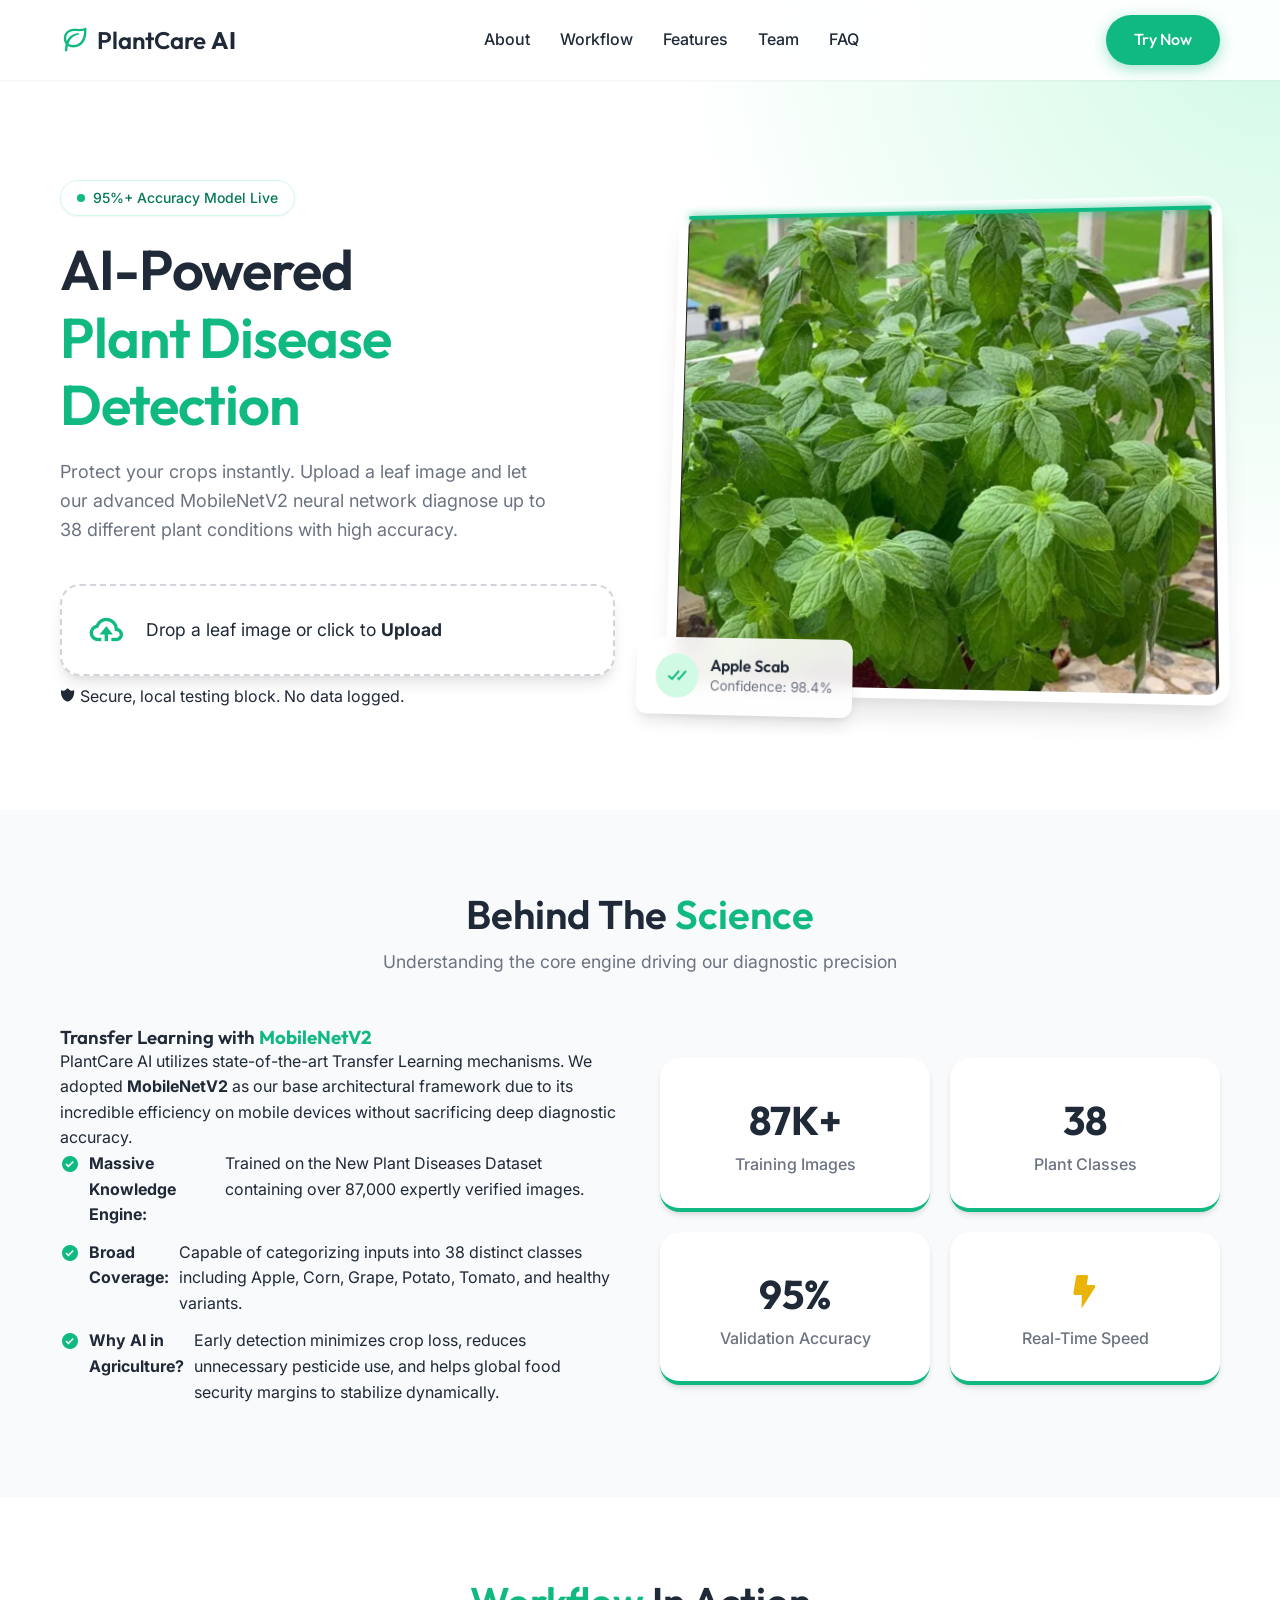
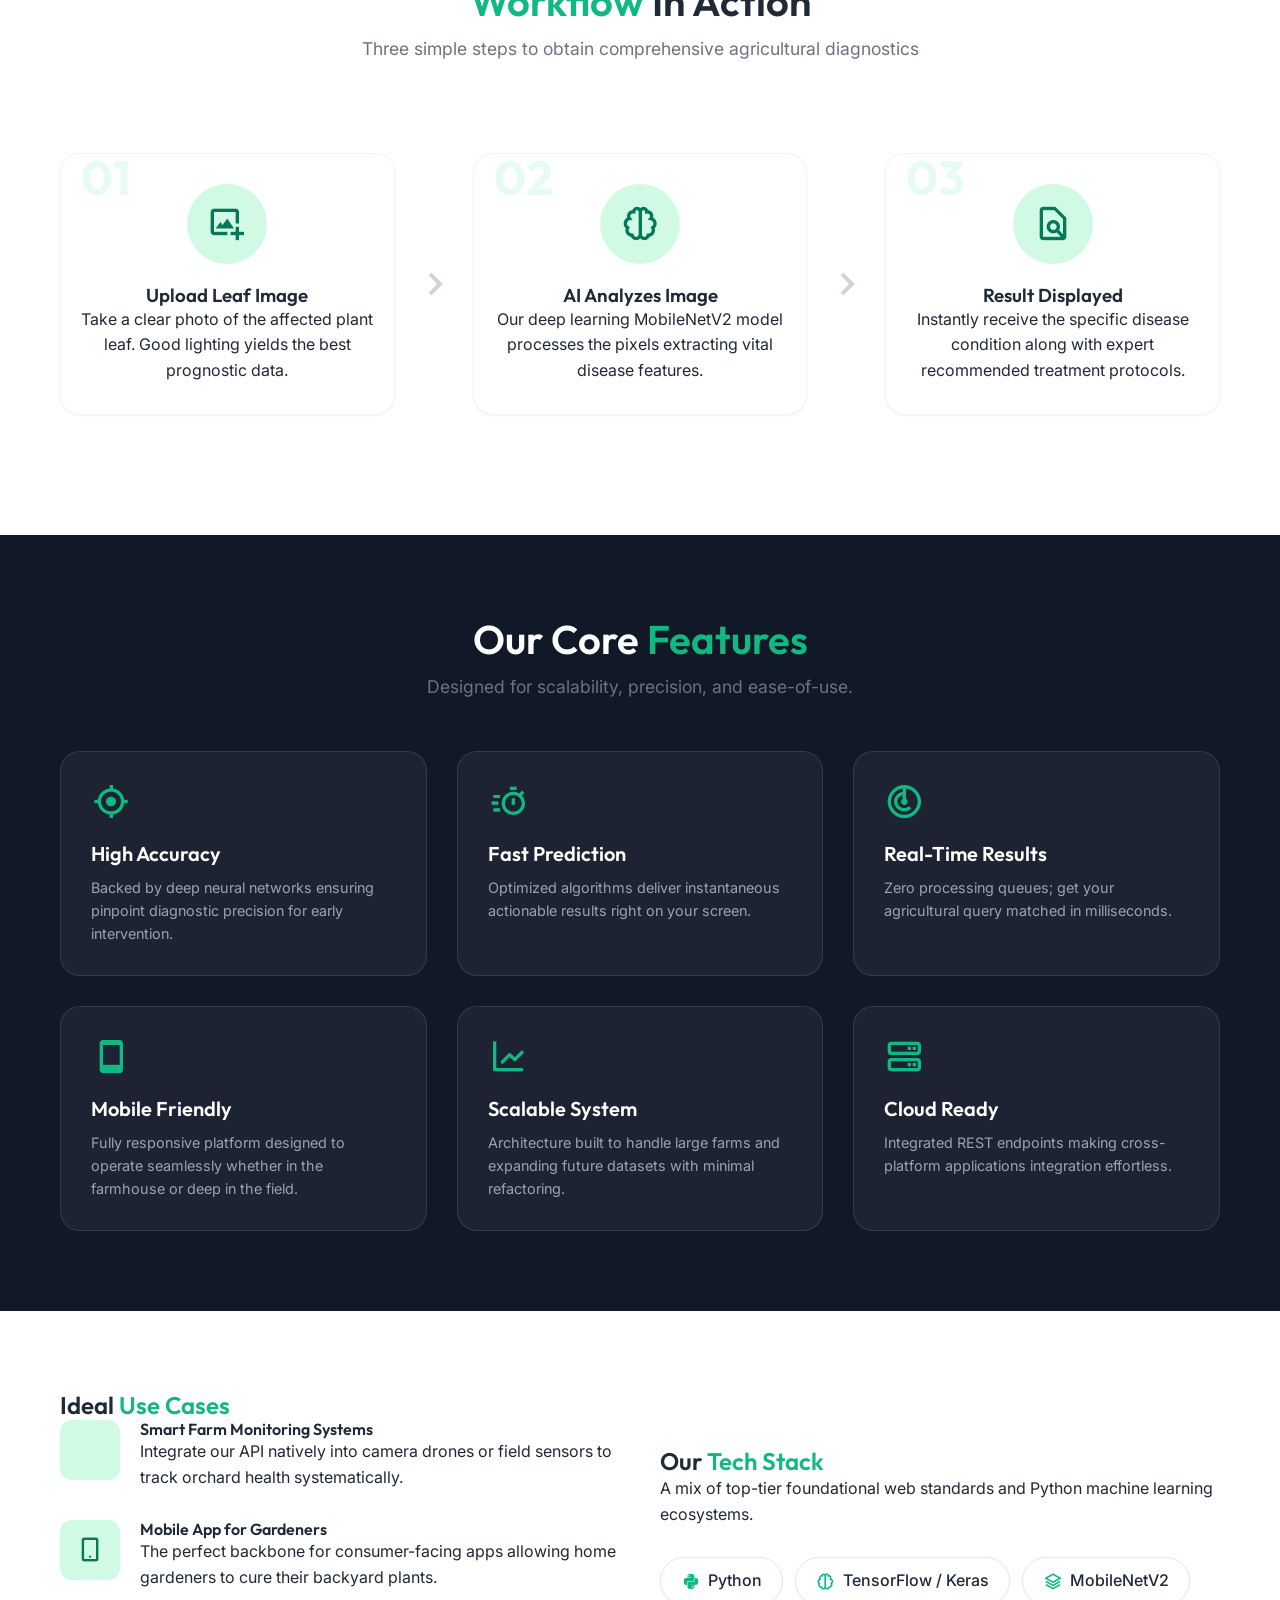
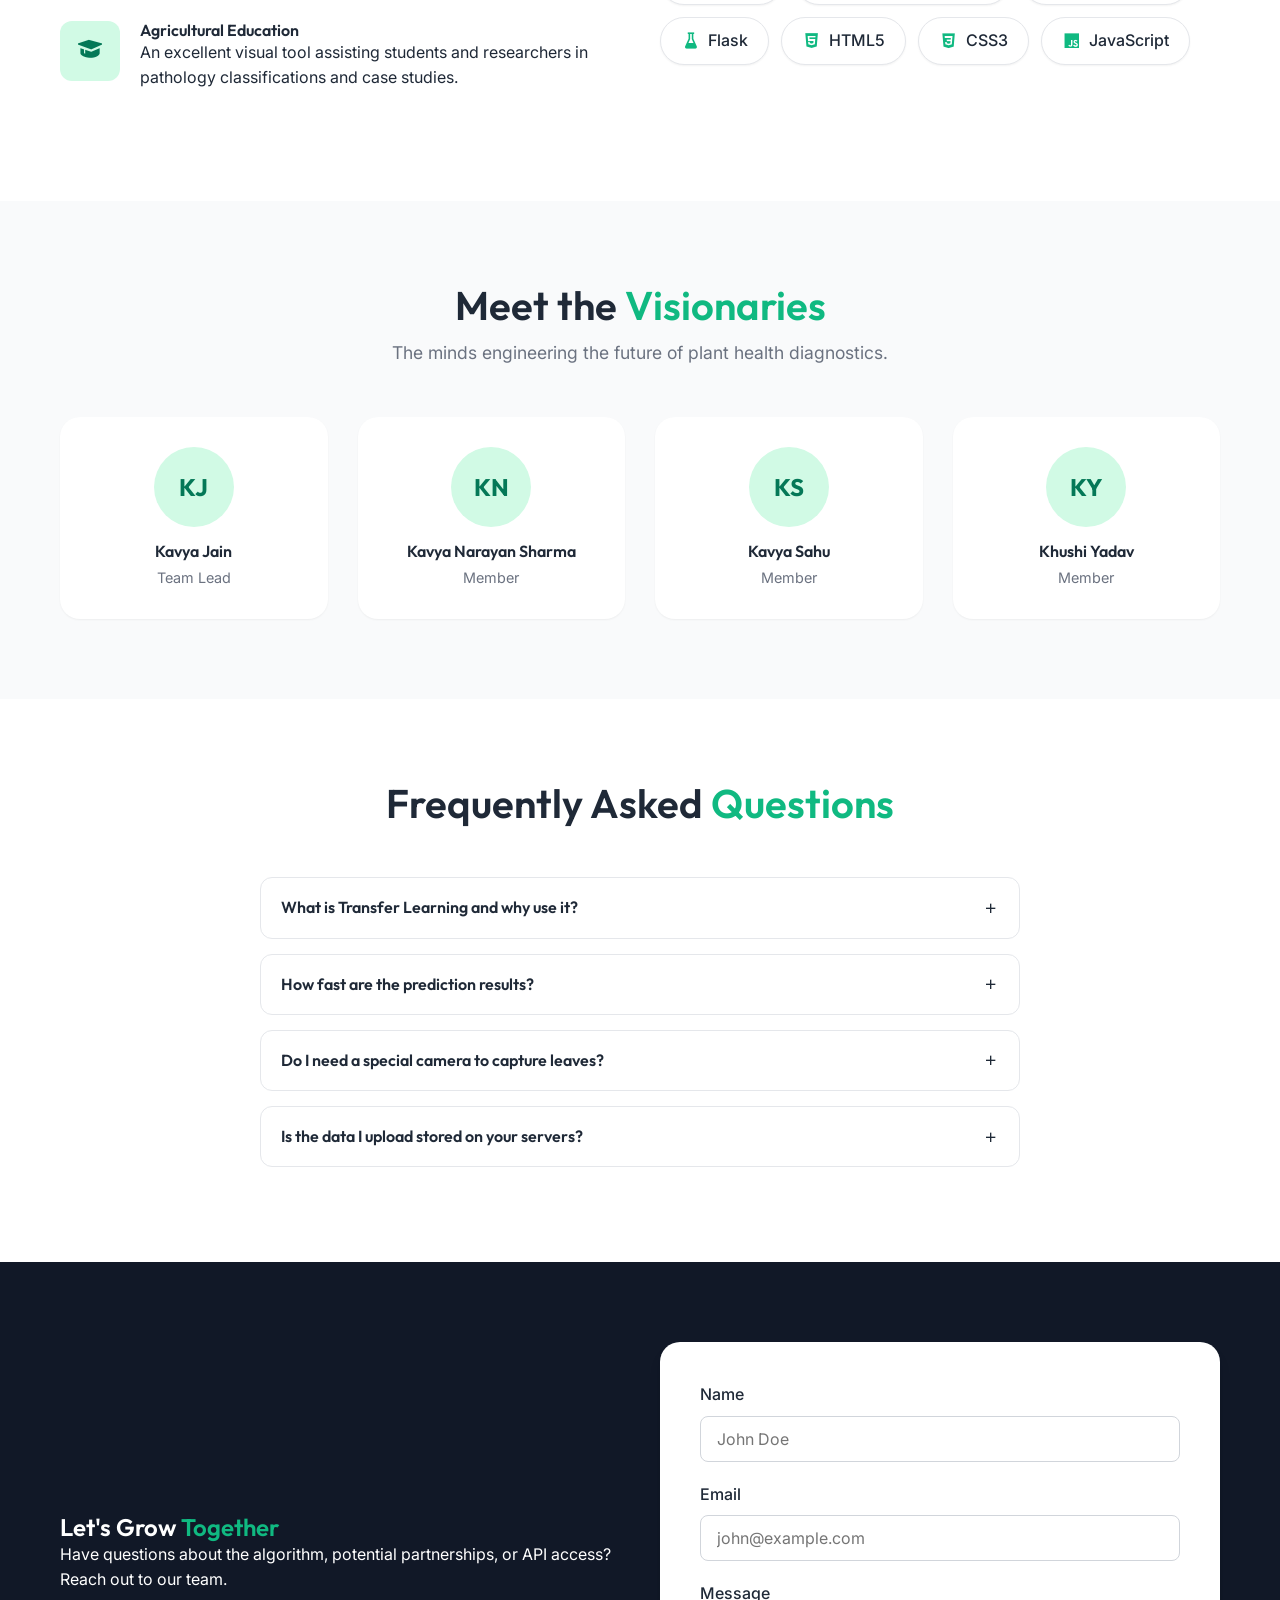
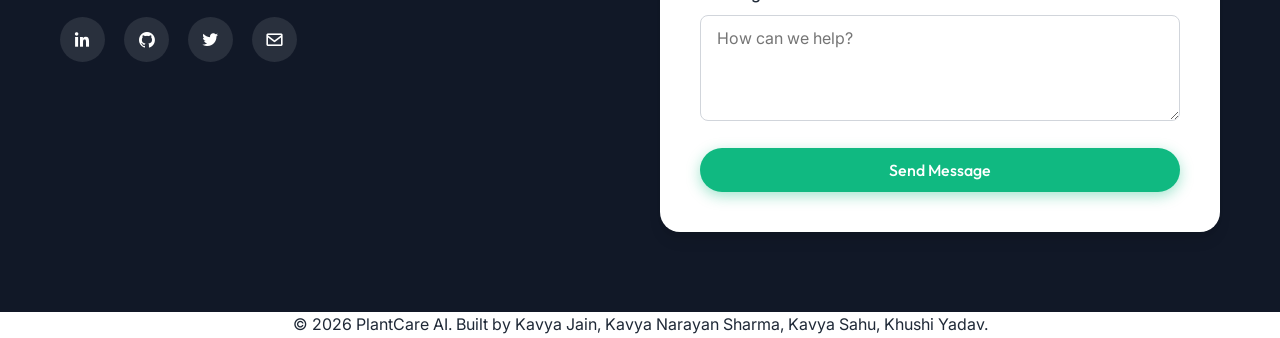
<file: plantcare-ai/index.html>
<!DOCTYPE html>
<html lang="en">

<head>
    <meta charset="UTF-8">
    <meta name="viewport" content="width=device-width, initial-scale=1.0">
    <title>PlantCare AI - Disease Detection System</title>
    <meta name="description"
        content="AI-Powered Plant Disease Detection using Transfer Learning with MobileNetV2. A professional platform for farmers, gardeners, and researchers.">

    <!-- Google Fonts -->
    <link rel="preconnect" href="https://fonts.googleapis.com">
    <link rel="preconnect" href="https://fonts.gstatic.com" crossorigin>
    <link
        href="https://fonts.googleapis.com/css2?family=Outfit:wght@300;400;500;600;700&family=Inter:wght@400;500;600&display=swap"
        rel="stylesheet">

    <!-- BoxIcons -->
    <link href='https://unpkg.com/boxicons@2.1.4/css/boxicons.min.css' rel='stylesheet'>

    <link rel="stylesheet" href="css/style.css">
</head>

<body>

    <!-- Header / Navbar -->
    <header class="navbar">
        <div class="container nav-content">
            <div class="logo">
                <i class='bx bx-leaf text-primary'></i>
                <span>PlantCare <b>AI</b></span>
            </div>
            <nav class="nav-links">
                <a href="#about">About</a>
                <a href="#how-it-works">Workflow</a>
                <a href="#features">Features</a>
                <a href="#team">Team</a>
                <a href="#faq">FAQ</a>
            </nav>
            <a href="#upload-section" class="btn btn-primary">Try Now</a>
        </div>
    </header>

    <!-- Hero Section -->
    <section class="hero" id="home">
        <div class="container hero-container">
            <div class="hero-content">
                <div class="badge">
                    <span class="badge-dot"></span>
                    <span>95%+ Accuracy Model Live</span>
                </div>
                <h1 class="hero-title">AI-Powered<br><span class="text-primary">Plant Disease Detection</span></h1>
                <p class="hero-subtitle">Protect your crops instantly. Upload a leaf image and let our advanced
                    MobileNetV2 neural network diagnose up to 38 different plant conditions with high accuracy.</p>
                <div class="hero-actions" id="upload-section">
                    <label for="leaf-upload" class="upload-area">
                        <i class='bx bx-cloud-upload upload-icon'></i>
                        <span class="upload-text">Drop a leaf image or click to <b>Upload</b></span>
                        <input type="file" id="leaf-upload" accept="image/*" class="d-none"
                            onchange="window.location.href='result.html';">
                    </label>
                </div>
                <p class="small-text mt-2"><i class='bx bxs-shield-alt-2'></i> Secure, local testing block. No data
                    logged.</p>
            </div>
            <div class="hero-graphic">
                <div class="mockup-frame">
                    <!-- Placeholder graphic or AI scanning effect -->
                    <div class="scan-effect"></div>
                    <img src="mint.png" alt="Scanning Plant Leaf" class="hero-image">
                    <div class="overlay-card card-1 float-anim">
                        <div class="card-icon"><i class='bx bx-check-double'></i></div>
                        <div class="card-text">
                            <h4>Apple Scab</h4>
                            <p>Confidence: 98.4%</p>
                        </div>
                    </div>
                </div>
            </div>
        </div>
    </section>

    <!-- About Project -->
    <section class="section bg-light" id="about">
        <div class="container">
            <div class="section-header text-center">
                <h2>Behind The <span class="text-primary">Science</span></h2>
                <p>Understanding the core engine driving our diagnostic precision</p>
            </div>
            <div class="grid-2">
                <div class="about-text">
                    <h3>Transfer Learning with <span class="highlight">MobileNetV2</span></h3>
                    <p>PlantCare AI utilizes state-of-the-art Transfer Learning mechanisms. We adopted
                        <strong>MobileNetV2</strong> as our base architectural framework due to its incredible
                        efficiency on mobile devices without sacrificing deep diagnostic accuracy.
                    </p>
                    <ul class="check-list">
                        <li><i class='bx bxs-check-circle'></i> <strong>Massive Knowledge Engine:</strong> Trained on
                            the New Plant Diseases Dataset containing over 87,000 expertly verified images.</li>
                        <li><i class='bx bxs-check-circle'></i> <strong>Broad Coverage:</strong> Capable of categorizing
                            inputs into 38 distinct classes including Apple, Corn, Grape, Potato, Tomato, and healthy
                            variants.</li>
                        <li><i class='bx bxs-check-circle'></i> <strong>Why AI in Agriculture?</strong> Early detection
                            minimizes crop loss, reduces unnecessary pesticide use, and helps global food security
                            margins to stabilize dynamically.</li>
                    </ul>
                </div>
                <div class="about-stats-grid">
                    <div class="stat-card">
                        <div class="stat-num">87K+</div>
                        <div class="stat-label">Training Images</div>
                    </div>
                    <div class="stat-card">
                        <div class="stat-num">38</div>
                        <div class="stat-label">Plant Classes</div>
                    </div>
                    <div class="stat-card">
                        <div class="stat-num">95%</div>
                        <div class="stat-label">Validation Accuracy</div>
                    </div>
                    <div class="stat-card">
                        <div class="stat-num"><i class='bx bxs-bolt'></i></div>
                        <div class="stat-label">Real-Time Speed</div>
                    </div>
                </div>
            </div>
        </div>
    </section>

    <!-- How It Works (Visual Workflow) -->
    <section class="section" id="how-it-works">
        <div class="container">
            <div class="section-header text-center">
                <h2><span class="text-primary">Workflow</span> In Action</h2>
                <p>Three simple steps to obtain comprehensive agricultural diagnostics</p>
            </div>
            <div class="workflow-steps">
                <div class="step-card">
                    <div class="step-number">01</div>
                    <div class="step-icon">
                        <i class='bx bx-image-add'></i>
                    </div>
                    <h3>Upload Leaf Image</h3>
                    <p>Take a clear photo of the affected plant leaf. Good lighting yields the best prognostic data.</p>
                </div>
                <i class='bx bx-chevron-right step-arrow'></i>
                <div class="step-card">
                    <div class="step-number">02</div>
                    <div class="step-icon pulse">
                        <i class='bx bx-brain'></i>
                    </div>
                    <h3>AI Analyzes Image</h3>
                    <p>Our deep learning MobileNetV2 model processes the pixels extracting vital disease features.</p>
                </div>
                <i class='bx bx-chevron-right step-arrow'></i>
                <div class="step-card">
                    <div class="step-number">03</div>
                    <div class="step-icon">
                        <i class='bx bx-file-find'></i>
                    </div>
                    <h3>Result Displayed</h3>
                    <p>Instantly receive the specific disease condition along with expert recommended treatment
                        protocols.</p>
                </div>
            </div>
        </div>
    </section>

    <!-- Features Section -->
    <section class="section bg-dark text-white" id="features">
        <div class="container">
            <div class="section-header text-center">
                <h2>Our Core <span class="text-primary">Features</span></h2>
                <p>Designed for scalability, precision, and ease-of-use.</p>
            </div>
            <div class="grid-3">
                <div class="feature-box">
                    <i class='bx bx-target-lock feature-icon'></i>
                    <h4>High Accuracy</h4>
                    <p>Backed by deep neural networks ensuring pinpoint diagnostic precision for early intervention.</p>
                </div>
                <div class="feature-box">
                    <i class='bx bx-timer feature-icon'></i>
                    <h4>Fast Prediction</h4>
                    <p>Optimized algorithms deliver instantaneous actionable results right on your screen.</p>
                </div>
                <div class="feature-box">
                    <i class='bx bx-radar feature-icon'></i>
                    <h4>Real-Time Results</h4>
                    <p>Zero processing queues; get your agricultural query matched in milliseconds.</p>
                </div>
                <div class="feature-box">
                    <i class='bx bx-mobile feature-icon'></i>
                    <h4>Mobile Friendly</h4>
                    <p>Fully responsive platform designed to operate seamlessly whether in the farmhouse or deep in the
                        field.</p>
                </div>
                <div class="feature-box">
                    <i class='bx bx-line-chart feature-icon'></i>
                    <h4>Scalable System</h4>
                    <p>Architecture built to handle large farms and expanding future datasets with minimal refactoring.
                    </p>
                </div>
                <div class="feature-box">
                    <i class='bx bx-server feature-icon'></i>
                    <h4>Cloud Ready</h4>
                    <p>Integrated REST endpoints making cross-platform applications integration effortless.</p>
                </div>
            </div>
        </div>
    </section>

    <!-- Use Cases & Tech Stack -->
    <section class="section" id="use-cases">
        <div class="container grid-2">
            <!-- Use Cases -->
            <div class="use-case-container">
                <h2>Ideal <span class="text-primary">Use Cases</span></h2>
                <div class="use-case-list">
                    <div class="use-case-item">
                        <div class="use-case-icon"><i class='bx bxs-farm'></i></div>
                        <div class="use-case-content">
                            <h4>Smart Farm Monitoring Systems</h4>
                            <p>Integrate our API natively into camera drones or field sensors to track orchard health
                                systematically.</p>
                        </div>
                    </div>
                    <div class="use-case-item">
                        <div class="use-case-icon"><i class='bx bx-mobile-alt'></i></div>
                        <div class="use-case-content">
                            <h4>Mobile App for Gardeners</h4>
                            <p>The perfect backbone for consumer-facing apps allowing home gardeners to cure their
                                backyard plants.</p>
                        </div>
                    </div>
                    <div class="use-case-item">
                        <div class="use-case-icon"><i class='bx bxs-graduation'></i></div>
                        <div class="use-case-content">
                            <h4>Agricultural Education</h4>
                            <p>An excellent visual tool assisting students and researchers in pathology classifications
                                and case studies.</p>
                        </div>
                    </div>
                </div>
            </div>

            <!-- Technology Stack -->
            <div class="tech-stack-container">
                <h2>Our <span class="text-primary">Tech Stack</span></h2>
                <p>A mix of top-tier foundational web standards and Python machine learning ecosystems.</p>
                <div class="tech-grid">
                    <div class="tech-badge"><i class='bx bxl-python'></i> Python</div>
                    <div class="tech-badge"><i class='bx bx-brain'></i> TensorFlow / Keras</div>
                    <div class="tech-badge"><i class='bx bx-layer'></i> MobileNetV2</div>
                    <div class="tech-badge"><i class='bx bxs-flask'></i> Flask</div>
                    <div class="tech-badge"><i class='bx bxl-html5'></i> HTML5</div>
                    <div class="tech-badge"><i class='bx bxl-css3'></i> CSS3</div>
                    <div class="tech-badge"><i class='bx bxl-javascript'></i> JavaScript</div>
                </div>
            </div>
        </div>
    </section>

    <!-- Team Section -->
    <section class="section bg-light" id="team">
        <div class="container text-center">
            <div class="section-header">
                <h2>Meet the <span class="text-primary">Visionaries</span></h2>
                <p>The minds engineering the future of plant health diagnostics.</p>
            </div>
            <div class="team-grid">
                <div class="team-card">
                    <div class="team-avatar">KJ</div>
                    <h4>Kavya Jain</h4>
                    <p class="role">Team Lead</p>
                </div>
                <div class="team-card">
                    <div class="team-avatar">KN</div>
                    <h4>Kavya Narayan Sharma</h4>
                    <p class="role">Member</p>
                </div>
                <div class="team-card">
                    <div class="team-avatar">KS</div>
                    <h4>Kavya Sahu</h4>
                    <p class="role">Member</p>
                </div>
                <div class="team-card">
                    <div class="team-avatar">KY</div>
                    <h4>Khushi Yadav</h4>
                    <p class="role">Member</p>
                </div>
            </div>
        </div>
    </section>

    <!-- FAQ Section -->
    <section class="section" id="faq">
        <div class="container faq-container">
            <div class="section-header text-center">
                <h2>Frequently Asked <span class="text-primary">Questions</span></h2>
            </div>
            <div class="accordion">
                <div class="accordion-item">
                    <div class="accordion-header">
                        <h4>What is Transfer Learning and why use it?</h4>
                        <i class='bx bx-plus'></i>
                    </div>
                    <div class="accordion-content">
                        <p>Transfer learning involves taking a model trained on a large dataset and fine-tuning it for a
                            specific task. We use it to adapt MobileNetV2, an architecture originally designed for
                            general image classification, specifically for recognizing 38 types of plant diseases with
                            minimal computational overhead.</p>
                    </div>
                </div>
                <div class="accordion-item">
                    <div class="accordion-header">
                        <h4>How fast are the prediction results?</h4>
                        <i class='bx bx-plus'></i>
                    </div>
                    <div class="accordion-content">
                        <p>Our optimized Flask backend, coupled with lightweight MobileNetV2 weights, typically returns
                            a diagnosis in under 500 milliseconds depending on your connection speed.</p>
                    </div>
                </div>
                <div class="accordion-item">
                    <div class="accordion-header">
                        <h4>Do I need a special camera to capture leaves?</h4>
                        <i class='bx bx-plus'></i>
                    </div>
                    <div class="accordion-content">
                        <p>No, a standard smartphone camera is sufficient. However, ensure the leaf is the main focus,
                            well-lit, and placed against a neutral background if possible to achieve the highest ML
                            confidence.</p>
                    </div>
                </div>
                <div class="accordion-item">
                    <div class="accordion-header">
                        <h4>Is the data I upload stored on your servers?</h4>
                        <i class='bx bx-plus'></i>
                    </div>
                    <div class="accordion-content">
                        <p>No. For this demonstration system, your images are processed dynamically and immediately
                            discarded from the volatile memory to ensure privacy and security, unless you explicitly opt
                            into the global registry.</p>
                    </div>
                </div>
            </div>
        </div>
    </section>

    <!-- Contact Section -->
    <section class="section bg-dark text-white" id="contact">
        <div class="container grid-2 contact-grid">
            <div class="contact-info">
                <h2>Let's Grow <span class="text-primary">Together</span></h2>
                <p>Have questions about the algorithm, potential partnerships, or API access? Reach out to our team.</p>
                <div class="social-links mt-4">
                    <a href="#" class="social-icon"><i class='bx bxl-linkedin'></i></a>
                    <a href="#" class="social-icon"><i class='bx bxl-github'></i></a>
                    <a href="#" class="social-icon"><i class='bx bxl-twitter'></i></a>
                    <a href="#" class="social-icon"><i class='bx bx-envelope'></i></a>
                </div>
            </div>
            <div class="contact-form-card">
                <form class="contact-form">
                    <div class="form-group">
                        <label>Name</label>
                        <input type="text" placeholder="John Doe" required>
                    </div>
                    <div class="form-group">
                        <label>Email</label>
                        <input type="email" placeholder="john@example.com" required>
                    </div>
                    <div class="form-group">
                        <label>Message</label>
                        <textarea rows="4" placeholder="How can we help?" required></textarea>
                    </div>
                    <button type="button" class="btn btn-primary w-100">Send Message</button>
                </form>
            </div>
        </div>
    </section>

    <!-- Footer -->
    <footer>
        <div class="container text-center">
            <p>&copy; 2026 PlantCare AI. Built by Kavya Jain, Kavya Narayan Sharma, Kavya Sahu, Khushi Yadav.</p>
        </div>
    </footer>

    <script src="js/script.js"></script>
</body>

</html>
</file>
<file: plantcare-ai/css/style.css>
/* style.css - PlantCare AI Theme */

:root {
    /* Colors */
    --primary: #10b981;       /* Emerald 500 */
    --primary-dark: #047857;  /* Emerald 700 */
    --primary-light: #d1fae5; /* Emerald 100 */
    
    --secondary: #374151;     /* Gray 700 */
    --bg-light: #f9fafb;      /* Gray 50 */
    --bg-white: #ffffff;
    --bg-dark: #111827;       /* Gray 900 */
    
    --text-main: #1f2937;     /* Gray 800 */
    --text-muted: #6b7280;    /* Gray 500 */
    
    --alert-red: #ef4444;     /* Red 500 */
    --alert-red-light: #fee2e2; /* Red 100 */
    --alert-red-dark: #991b1b;
    
    --alert-green: #22c55e;
    --alert-green-light: #dcfce7;
    
    /* Typography */
    --font-heading: 'Outfit', sans-serif;
    --font-body: 'Inter', sans-serif;
    
    /* UI Attributes */
    --radius-sm: 8px;
    --radius-md: 12px;
    --radius-lg: 20px;
    --radius-xl: 32px;
    
    --shadow-sm: 0 1px 2px rgba(0,0,0,0.05);
    --shadow-md: 0 4px 6px -1px rgba(0,0,0,0.1), 0 2px 4px -1px rgba(0,0,0,0.06);
    --shadow-lg: 0 10px 15px -3px rgba(0,0,0,0.1), 0 4px 6px -2px rgba(0,0,0,0.05);
    --shadow-float: 0 20px 25px -5px rgba(0,0,0,0.1), 0 10px 10px -5px rgba(0,0,0,0.04);
}

/* Base Styles */
* {
    margin: 0;
    padding: 0;
    box-sizing: border-box;
}

body {
    font-family: var(--font-body);
    color: var(--text-main);
    background-color: var(--bg-white);
    line-height: 1.6;
    overflow-x: hidden;
}

h1, h2, h3, h4, h5, h6 {
    font-family: var(--font-heading);
    font-weight: 600;
    line-height: 1.2;
    color: var(--text-main);
}

a {
    text-decoration: none;
    color: inherit;
    transition: all 0.3s ease;
}

ul {
    list-style: none;
}

img {
    max-width: 100%;
    height: auto;
    display: block;
}

/* Utilities */
.container {
    width: 100%;
    max-width: 1200px;
    margin: 0 auto;
    padding: 0 20px;
}

.text-center { text-align: center; }
.text-primary { color: var(--primary); }
.bg-light { background-color: var(--bg-light); }
.bg-dark { background-color: var(--bg-dark); }
.text-white, .bg-dark h2 { color: var(--bg-white); }

.mt-2 { margin-top: 0.5rem; }
.mt-3 { margin-top: 1rem; }
.mt-4 { margin-top: 1.5rem; }
.mt-5 { margin-top: 3rem; }
.mb-2 { margin-bottom: 0.5rem; }
.w-100 { width: 100%; }

.d-none { display: none; }

.section {
    padding: 80px 0;
}

.section-header {
    margin-bottom: 50px;
}

.section-header h2 {
    font-size: 2.5rem;
    margin-bottom: 10px;
}

.section-header p {
    color: var(--text-muted);
    font-size: 1.1rem;
}

/* Grid System */
.grid-2 {
    display: grid;
    grid-template-columns: 1fr 1fr;
    gap: 40px;
    align-items: center;
}

.grid-3 {
    display: grid;
    grid-template-columns: repeat(3, 1fr);
    gap: 30px;
}

/* Buttons */
.btn {
    display: inline-flex;
    align-items: center;
    justify-content: center;
    padding: 12px 28px;
    border-radius: var(--radius-xl);
    font-family: var(--font-heading);
    font-weight: 500;
    font-size: 1rem;
    cursor: pointer;
    border: none;
    transition: all 0.3s cubic-bezier(0.4, 0, 0.2, 1);
    gap: 8px;
}

.btn-primary {
    background-color: var(--primary);
    color: white;
    box-shadow: 0 4px 14px 0 rgba(16, 185, 129, 0.39);
}

.btn-primary:hover {
    background-color: var(--primary-dark);
    transform: translateY(-2px);
    box-shadow: 0 6px 20px rgba(16, 185, 129, 0.4);
}

.btn-secondary {
    background-color: var(--bg-white);
    color: var(--text-main);
    border: 1px solid #e5e7eb;
}

.btn-secondary:hover {
    background-color: var(--bg-light);
    border-color: #d1d5db;
}

.btn-outline {
    background-color: transparent;
    border: 2px solid #e5e7eb;
    color: var(--text-main);
}

.btn-outline:hover {
    border-color: var(--primary);
    color: var(--primary);
}

.btn-lg {
    padding: 16px 36px;
    font-size: 1.1rem;
}

/* Navbar */
.navbar {
    position: fixed;
    top: 0;
    left: 0;
    width: 100%;
    height: 80px;
    background: rgba(255, 255, 255, 0.9);
    backdrop-filter: blur(10px);
    z-index: 1000;
    box-shadow: var(--shadow-sm);
    display: flex;
    align-items: center;
}

.nav-content {
    display: flex;
    justify-content: space-between;
    align-items: center;
}

.minimal-nav .nav-content {
    justify-content: center;
}

.logo {
    display: flex;
    align-items: center;
    gap: 8px;
    font-family: var(--font-heading);
    font-size: 1.5rem;
    font-weight: 600;
}

.logo i {
    font-size: 1.8rem;
}

.nav-links {
    display: flex;
    gap: 30px;
}

.nav-links a {
    font-weight: 500;
    color: var(--text-main);
}

.nav-links a:hover {
    color: var(--primary);
}

/* Hero Section */
.hero {
    padding: 180px 0 100px 0;
    background: radial-gradient(circle at top right, var(--primary-light) 0%, var(--bg-white) 40%);
    position: relative;
    overflow: hidden;
}

.hero-container {
    display: grid;
    grid-template-columns: 1fr 1fr;
    gap: 50px;
    align-items: center;
}

.badge {
    display: inline-flex;
    align-items: center;
    gap: 8px;
    background: var(--bg-white);
    padding: 6px 16px;
    border-radius: var(--radius-xl);
    font-size: 0.875rem;
    font-weight: 500;
    color: var(--primary-dark);
    box-shadow: var(--shadow-sm);
    margin-bottom: 20px;
    border: 1px solid var(--primary-light);
}

.badge-dot {
    width: 8px;
    height: 8px;
    background: var(--primary);
    border-radius: 50%;
    animation: pulse 2s infinite;
}

.hero-title {
    font-size: 3.5rem;
    margin-bottom: 20px;
    letter-spacing: -0.02em;
}

.hero-subtitle {
    font-size: 1.125rem;
    color: var(--text-muted);
    margin-bottom: 40px;
    max-width: 90%;
}

.upload-area {
    display: flex;
    align-items: center;
    gap: 20px;
    background: var(--bg-white);
    padding: 24px;
    border-radius: var(--radius-lg);
    box-shadow: var(--shadow-lg);
    border: 2px dashed #d1d5db;
    cursor: pointer;
    transition: all 0.3s ease;
}

.upload-area:hover {
    border-color: var(--primary);
    background: var(--primary-light);
    transform: translateY(-2px);
}

.upload-icon {
    font-size: 2.5rem;
    color: var(--primary);
}

.upload-text {
    font-size: 1.1rem;
    color: var(--text-main);
}

/* Hero Graphic / Mockup */
.mockup-frame {
    position: relative;
    border-radius: var(--radius-lg);
    padding: 10px;
    background: white;
    box-shadow: var(--shadow-float);
    transform: perspective(1000px) rotateY(-5deg) rotateX(5deg);
    transition: transform 0.5s ease;
}

.mockup-frame:hover {
    transform: perspective(1000px) rotateY(0deg) rotateX(0deg);
}

.hero-image {
    border-radius: var(--radius-md);
    width: 100%;
    height: 480px;
    object-fit: cover;
}

.scan-effect {
    position: absolute;
    top: 10px;
    left: 10px;
    right: 10px;
    height: 4px;
    background: var(--primary);
    box-shadow: 0 0 10px var(--primary);
    animation: scan 3s ease-in-out infinite alternate;
    z-index: 2;
    border-radius: 4px;
}

.overlay-card {
    position: absolute;
    background: rgba(255, 255, 255, 0.9);
    backdrop-filter: blur(8px);
    padding: 16px 20px;
    border-radius: var(--radius-md);
    box-shadow: var(--shadow-lg);
    display: flex;
    align-items: center;
    gap: 12px;
}

.card-1 {
    bottom: -20px;
    left: -30px;
}

.card-icon i {
    font-size: 24px;
    color: var(--primary);
    background: var(--primary-light);
    padding: 10px;
    border-radius: 50%;
}

.card-text h4 {
    margin: 0;
    font-size: 1rem;
}

.card-text p {
    margin: 0;
    font-size: 0.85rem;
    color: var(--text-muted);
}

/* About Section */
.check-list li {
    margin-bottom: 12px;
    display: flex;
    align-items: flex-start;
    gap: 10px;
}

.check-list i {
    color: var(--primary);
    font-size: 1.2rem;
    margin-top: 3px;
}

.highlight {
    color: var(--primary);
    font-weight: 700;
}

.about-stats-grid {
    display: grid;
    grid-template-columns: 1fr 1fr;
    gap: 20px;
}

.stat-card {
    background: var(--bg-white);
    padding: 30px;
    border-radius: var(--radius-lg);
    box-shadow: var(--shadow-md);
    text-align: center;
    border-bottom: 4px solid var(--primary);
    transition: transform 0.3s;
}

.stat-card:hover {
    transform: translateY(-5px);
}

.stat-num {
    font-size: 2.5rem;
    font-family: var(--font-heading);
    font-weight: 700;
    color: var(--text-main);
}

.stat-num i {
    color: #eab308;
}

.stat-label {
    color: var(--text-muted);
    font-weight: 500;
}

/* Workflow Section */
.workflow-steps {
    display: flex;
    justify-content: space-between;
    align-items: center;
    position: relative;
    padding: 40px 0;
}

.step-card {
    flex: 1;
    text-align: center;
    padding: 30px 20px;
    background: var(--bg-white);
    border-radius: var(--radius-lg);
    box-shadow: var(--shadow-sm);
    position: relative;
    transition: all 0.3s;
    border: 1px solid #f3f4f6;
}

.step-card:hover {
    box-shadow: var(--shadow-md);
    border-color: var(--primary-light);
}

.step-number {
    position: absolute;
    top: -15px;
    left: 20px;
    font-size: 3rem;
    font-weight: 700;
    color: var(--primary-light);
    opacity: 0.5;
    font-family: var(--font-heading);
}

.step-icon {
    width: 80px;
    height: 80px;
    border-radius: 50%;
    background: var(--primary-light);
    color: var(--primary-dark);
    display: flex;
    align-items: center;
    justify-content: center;
    font-size: 2.5rem;
    margin: 0 auto 20px auto;
}

.step-arrow {
    font-size: 3rem;
    color: #d1d5db;
    margin: 0 15px;
}

/* Features */
.feature-box {
    background: rgba(255, 255, 255, 0.05);
    padding: 30px;
    border-radius: var(--radius-lg);
    border: 1px solid rgba(255, 255, 255, 0.1);
    transition: all 0.3s;
}

.feature-box:hover {
    background: rgba(255, 255, 255, 0.1);
    transform: translateY(-5px);
}

.feature-icon {
    font-size: 2.5rem;
    color: var(--primary);
    margin-bottom: 20px;
}

.feature-box h4 {
    font-size: 1.25rem;
    margin-bottom: 10px;
    color: white;
}

.feature-box p {
    color: #9ca3af;
    font-size: 0.9rem;
}

/* Use Cases & Tech Grid */
.use-case-item {
    display: flex;
    gap: 20px;
    margin-bottom: 30px;
}

.use-case-icon {
    width: 60px;
    height: 60px;
    background: var(--primary-light);
    border-radius: var(--radius-md);
    display: flex;
    align-items: center;
    justify-content: center;
    font-size: 1.8rem;
    color: var(--primary-dark);
    flex-shrink: 0;
}

.tech-grid {
    display: flex;
    flex-wrap: wrap;
    gap: 12px;
    margin-top: 30px;
}

.tech-badge {
    padding: 10px 20px;
    background: var(--bg-white);
    border: 1px solid #e5e7eb;
    border-radius: var(--radius-xl);
    font-weight: 500;
    display: flex;
    align-items: center;
    gap: 8px;
    box-shadow: var(--shadow-sm);
}

.tech-badge i {
    font-size: 1.2rem;
    color: var(--primary);
}

/* Team Section */
.team-grid {
    display: grid;
    grid-template-columns: repeat(4, 1fr);
    gap: 30px;
    margin-top: 40px;
}

.team-card {
    background: var(--bg-white);
    padding: 30px 20px;
    border-radius: var(--radius-lg);
    box-shadow: var(--shadow-sm);
}

.team-avatar {
    width: 80px;
    height: 80px;
    border-radius: 50%;
    background: var(--primary-light);
    color: var(--primary-dark);
    display: flex;
    align-items: center;
    justify-content: center;
    font-size: 1.5rem;
    font-family: var(--font-heading);
    font-weight: 700;
    margin: 0 auto 15px auto;
}

.team-card h4 {
    margin-bottom: 5px;
}

.team-card .role {
    color: var(--text-muted);
    font-size: 0.9rem;
}

/* FAQ */
.faq-container {
    max-width: 800px;
}

.accordion-item {
    background: var(--bg-white);
    border: 1px solid #e5e7eb;
    border-radius: var(--radius-md);
    margin-bottom: 15px;
    overflow: hidden;
}

.accordion-header {
    padding: 20px;
    display: flex;
    justify-content: space-between;
    align-items: center;
    cursor: pointer;
    font-family: var(--font-heading);
    font-weight: 500;
}

.accordion-header:hover {
    background: #f9fafb;
}

.accordion-content {
    padding: 0 20px;
    max-height: 0;
    overflow: hidden;
    transition: max-height 0.3s ease;
    background: #f9fafb;
}

.accordion-content p {
    padding: 0 0 20px 0;
    color: var(--text-muted);
}

.accordion-item.active .accordion-content {
    max-height: 200px;
}

.accordion-item.active .accordion-header i {
    transform: rotate(45deg);
}

/* Contact */
.contact-form-card {
    background: var(--bg-white);
    padding: 40px;
    border-radius: var(--radius-lg);
    box-shadow: var(--shadow-lg);
}

.form-group {
    margin-bottom: 20px;
}

.form-group label {
    display: block;
    margin-bottom: 8px;
    color: var(--text-main);
    font-weight: 500;
}

.form-group input, .form-group textarea {
    width: 100%;
    padding: 12px 16px;
    border: 1px solid #d1d5db;
    border-radius: var(--radius-sm);
    font-family: var(--font-body);
    font-size: 1rem;
    transition: border-color 0.3s;
}

.form-group input:focus, .form-group textarea:focus {
    outline: none;
    border-color: var(--primary);
    box-shadow: 0 0 0 3px var(--primary-light);
}

.social-links a {
    display: inline-flex;
    align-items: center;
    justify-content: center;
    width: 45px;
    height: 45px;
    background: rgba(255,255,255,0.1);
    border-radius: 50%;
    margin-right: 15px;
    font-size: 1.2rem;
    color: white;
}

.social-links a:hover {
    background: var(--primary);
    transform: translateY(-3px);
}


/* ===========================
   RESULT PAGE STYLES
   =========================== */

.result-header {
    padding: 120px 0 40px 0;
}

.result-title {
    font-size: 2.5rem;
    color: var(--text-main);
}

.result-subtitle {
    color: var(--text-muted);
    font-size: 1.2rem;
}

.result-grid {
    display: grid;
    grid-template-columns: 1fr 1.2fr;
    gap: 30px;
    align-items: start;
}

.result-card {
    background: var(--bg-white);
    border-radius: var(--radius-lg);
    box-shadow: var(--shadow-md);
    overflow: hidden;
    position: relative;
    padding: 30px;
    border: 1px solid #f3f4f6;
}

.card-header-simple {
    margin-bottom: 20px;
    border-bottom: 1px solid #f3f4f6;
    padding-bottom: 15px;
}

.uploaded-image-wrapper {
    position: relative;
    border-radius: var(--radius-md);
    overflow: hidden;
    background: #000;
}

.scanned-image {
    width: 100%;
    height: 450px;
    object-fit: cover;
    opacity: 0.85;
}

.scan-line {
    position: absolute;
    width: 100%;
    height: 4px;
    background: rgba(16, 185, 129, 0.8);
    box-shadow: 0 0 15px rgba(16, 185, 129, 0.8);
    left: 0;
    top: 50%;
    animation: scanner 3s linear infinite;
}

@keyframes scanner {
    0% { top: 0; }
    50% { top: 100%; }
    100% { top: 0; }
}

.scan-corners span {
    position: absolute;
    width: 40px;
    height: 40px;
    border-color: var(--primary);
    border-style: solid;
    z-index: 10;
}

.scan-corners .tl { top: 10px; left: 10px; border-width: 4px 0 0 4px; border-radius: 8px 0 0 0; }
.scan-corners .tr { top: 10px; right: 10px; border-width: 4px 4px 0 0; border-radius: 0 8px 0 0; }
.scan-corners .bl { bottom: 10px; left: 10px; border-width: 0 0 4px 4px; border-radius: 0 0 0 8px; }
.scan-corners .br { bottom: 10px; right: 10px; border-width: 0 4px 4px 0; border-radius: 0 0 8px 0; }

.badge-alert {
    display: inline-flex;
    align-items: center;
    gap: 8px;
    padding: 8px 16px;
    border-radius: var(--radius-xl);
    font-weight: 600;
    font-size: 0.9rem;
    margin-bottom: 25px;
}

.red-alert {
    background: var(--alert-red-light);
    color: var(--alert-red-dark);
}

.green-alert {
    background: var(--alert-green-light);
    color: #166534;
}

.diagnosis-header {
    display: flex;
    gap: 20px;
    align-items: center;
    margin-bottom: 30px;
}

.diagnosis-icon {
    width: 70px;
    height: 70px;
    border-radius: 50%;
    display: flex;
    align-items: center;
    justify-content: center;
    font-size: 2.5rem;
    color: white;
}

.red-icon { background: var(--alert-red); box-shadow: 0 4px 15px rgba(239, 68, 68, 0.4); }
.green-icon { background: var(--alert-green); box-shadow: 0 4px 15px rgba(34, 197, 94, 0.4); }

.diagnosis-info .label {
    font-size: 0.85rem;
    text-transform: uppercase;
    letter-spacing: 1px;
    color: var(--text-muted);
    margin-bottom: 5px;
}

.disease-name {
    font-size: 2rem;
    color: var(--alert-red-dark);
    margin-bottom: 5px;
}

.plant-type {
    font-size: 1.1rem;
    color: var(--text-main);
}

.confidence-box {
    background: #f3f4f6;
    padding: 20px;
    border-radius: var(--radius-md);
}

.conf-header {
    display: flex;
    justify-content: space-between;
    margin-bottom: 10px;
    font-weight: 600;
}

.conf-value {
    color: var(--primary);
}

.progress-bar-bg {
    width: 100%;
    height: 10px;
    background: #e5e7eb;
    border-radius: 5px;
    overflow: hidden;
}

.progress-bar-fill {
    height: 100%;
    background: var(--primary);
    border-radius: 5px;
    transition: width 1.5s ease-out;
}

.severity-meter {
    display: flex;
    gap: 5px;
    margin: 10px 0;
}

.meter-segment {
    flex: 1;
    height: 8px;
    background: #e5e7eb;
    border-radius: 4px;
}

.meter-segment.low.active { background: #3b82f6; }
.meter-segment.medium.active { background: #f59e0b; }
.meter-segment.high.active { background: #ef4444; }
.meter-segment.critical.active { background: #991b1b; }

.severity-text {
    font-size: 0.9rem;
    font-weight: 600;
    color: #f59e0b;
}

.recommendation-box {
    padding: 25px;
    border-radius: var(--radius-md);
}

.recommendation-box.red-bg { background: var(--alert-red-light); color: var(--alert-red-dark); }
.recommendation-box.green-bg { background: var(--alert-green-light); color: #166534; }

.recommendation-box h4 {
    display: flex;
    align-items: center;
    gap: 10px;
    margin-bottom: 15px;
    color: inherit;
}

.action-list li {
    display: flex;
    gap: 10px;
    margin-bottom: 12px;
    font-size: 0.95rem;
}

.action-list i {
    font-size: 1.2rem;
    margin-top: 2px;
}


/* Animations */
@keyframes float {
    0% { transform: translateY(0px); }
    50% { transform: translateY(-10px); }
    100% { transform: translateY(0px); }
}

.float-anim {
    animation: float 4s ease-in-out infinite;
}

@keyframes pulse {
    0% { transform: scale(1); opacity: 1; }
    50% { transform: scale(1.05); opacity: 0.8; }
    100% { transform: scale(1); opacity: 1; }
}

.pulse {
    animation: pulse 2s infinite;
}

.fade-in-up {
    opacity: 0;
    transform: translateY(20px);
    animation: fadeInUp 0.8s forwards;
}

.delay-1 { animation-delay: 0.3s; }
.delay-2 { animation-delay: 0.6s; }

@keyframes fadeInUp {
    to {
        opacity: 1;
        transform: translateY(0);
    }
}


/* Responsive */
@media (max-width: 992px) {
    .hero-container, .grid-2, .result-grid {
        grid-template-columns: 1fr;
    }
    
    .hero {
        padding-top: 140px;
        text-align: center;
    }
    
    .hero-title {
        font-size: 2.8rem;
    }

    .hero-subtitle {
        margin: 0 auto 30px auto;
    }

    .upload-area {
        justify-content: center;
    }
    
    .workflow-steps {
        flex-direction: column;
        gap: 30px;
    }
    
    .step-arrow {
        transform: rotate(90deg);
        margin: 15px 0;
    }
    
    .grid-3 {
        grid-template-columns: 1fr 1fr;
    }
    
    .team-grid {
        grid-template-columns: 1fr 1fr;
    }
}

@media (max-width: 768px) {
    .nav-links {
        display: none;
    }
    
    .grid-3 {
        grid-template-columns: 1fr;
    }
    
    .team-grid {
        grid-template-columns: 1fr;
    }
    
    .about-stats-grid {
        grid-template-columns: 1fr;
    }
    
    .result-grid {
        grid-template-columns: 1fr;
    }

    .scanned-image {
        height: 300px;
    }
}
</file>
